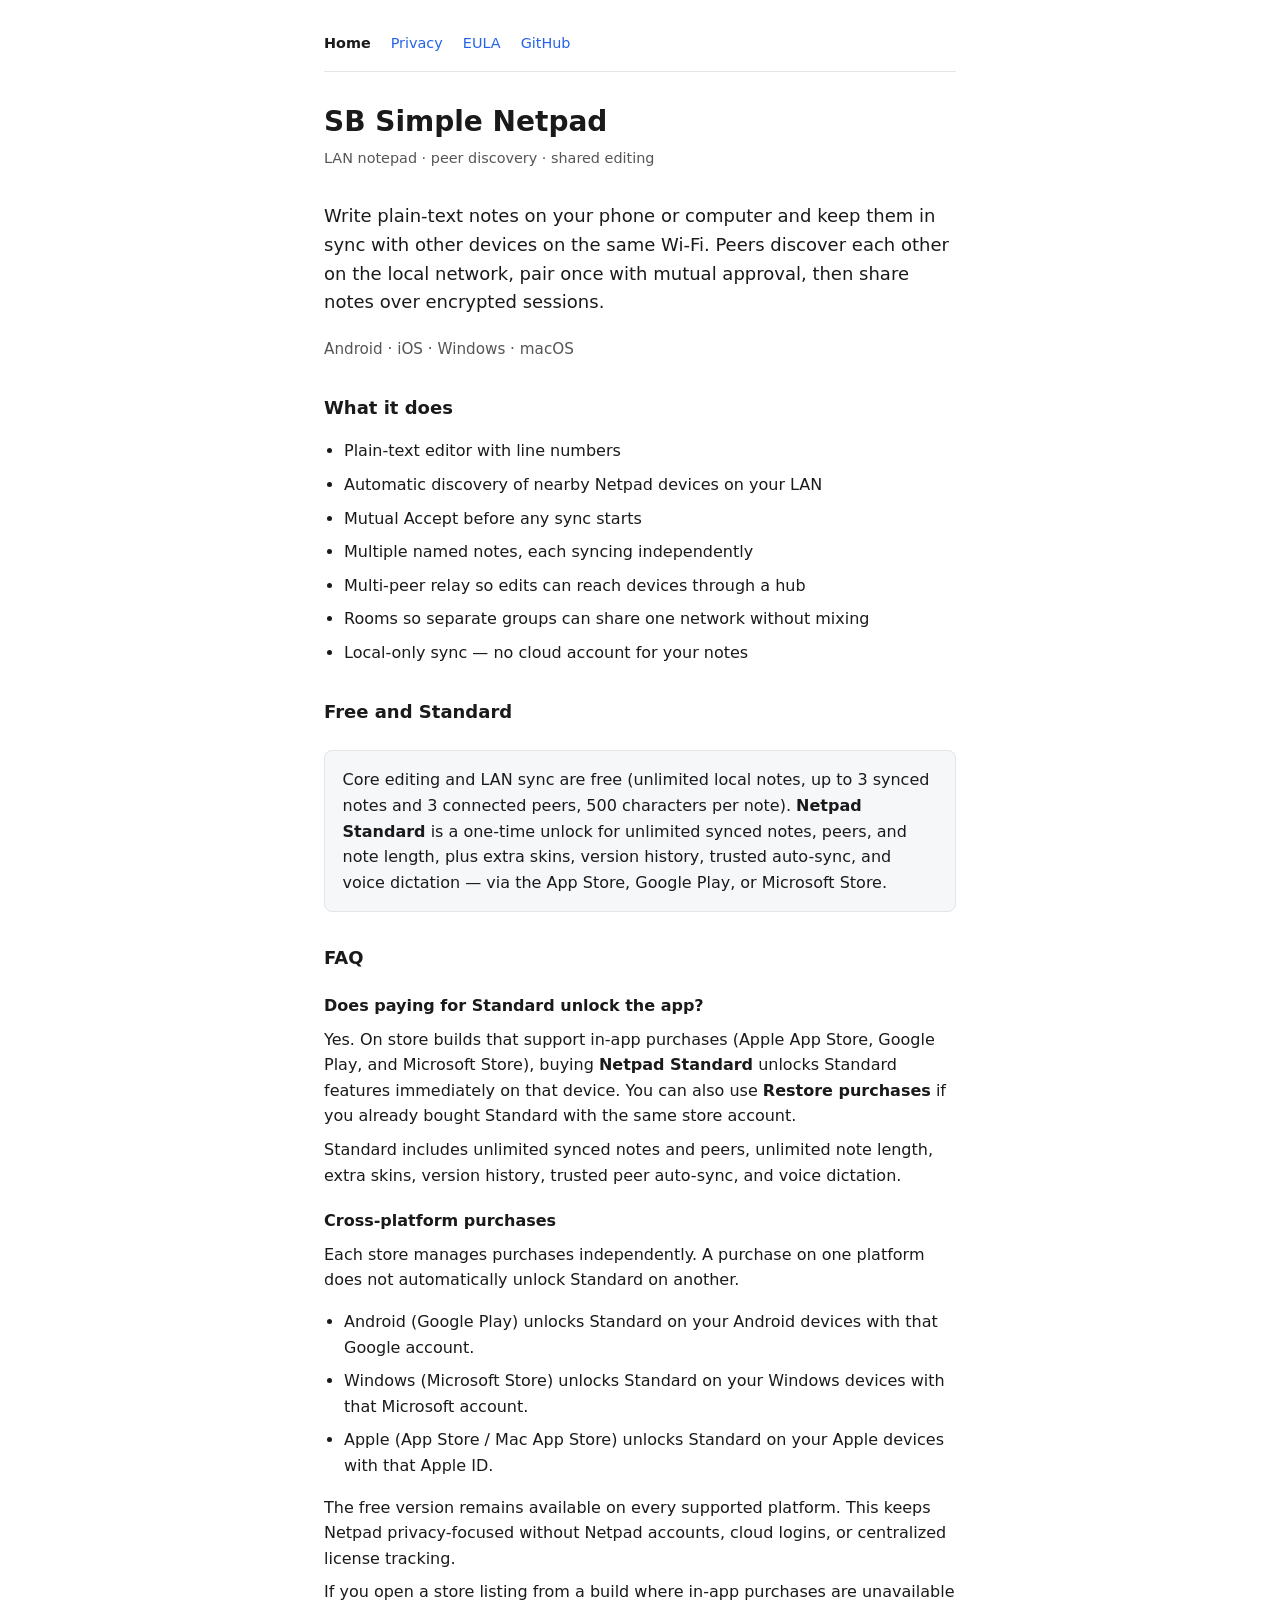
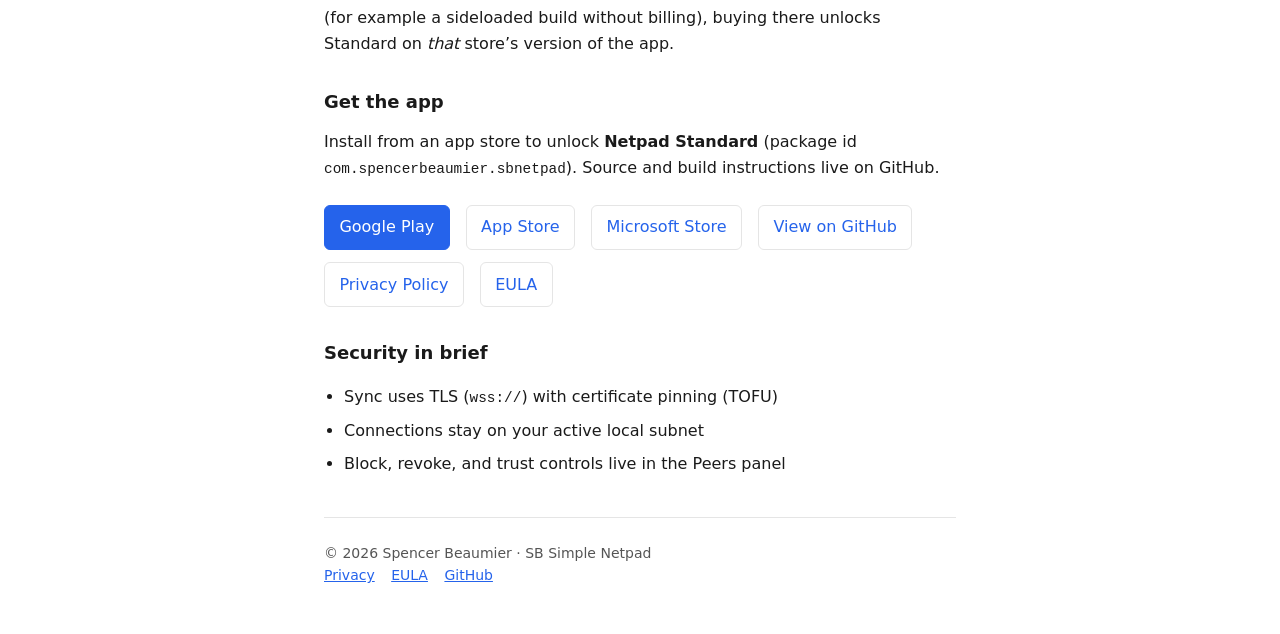
<file: docs/index.html>
<!DOCTYPE html>
<html lang="en">
<head>
  <meta charset="utf-8">
  <meta name="viewport" content="width=device-width, initial-scale=1">
  <title>SB Simple Netpad</title>
  <meta name="description" content="LAN notepad with peer discovery and shared editing. Sync plain-text notes across devices on the same Wi‑Fi.">
  <link rel="stylesheet" href="site.css">
</head>
<body>
  <main>
    <nav class="site" aria-label="Site">
      <a href="index.html" aria-current="page">Home</a>
      <a href="privacy.html">Privacy</a>
      <a href="eula.html">EULA</a>
      <a href="https://github.com/ambiancesb/SB-Simple-Netpad">GitHub</a>
    </nav>

    <h1>SB Simple Netpad</h1>
    <p class="meta">LAN notepad · peer discovery · shared editing</p>
    <p class="hero-lead">
      Write plain-text notes on your phone or computer and keep them in sync with
      other devices on the same Wi‑Fi. Peers discover each other on the local
      network, pair once with mutual approval, then share notes over encrypted
      sessions.
    </p>
    <p class="platforms">Android · iOS · Windows · macOS</p>

    <h2>What it does</h2>
    <ul>
      <li>Plain-text editor with line numbers</li>
      <li>Automatic discovery of nearby Netpad devices on your LAN</li>
      <li>Mutual Accept before any sync starts</li>
      <li>Multiple named notes, each syncing independently</li>
      <li>Multi-peer relay so edits can reach devices through a hub</li>
      <li>Rooms so separate groups can share one network without mixing</li>
      <li>Local-only sync — no cloud account for your notes</li>
    </ul>

    <h2>Free and Standard</h2>
    <div class="panel">
      <p>
        Core editing and LAN sync are free (unlimited local notes, up to 3
        synced notes and 3 connected peers, 500 characters per note).
        <strong>Netpad Standard</strong> is a one-time unlock for unlimited synced
        notes, peers, and note length, plus extra skins, version history, trusted auto-sync, and voice
        dictation — via the App Store, Google Play, or Microsoft Store.
      </p>
    </div>

    <h2>FAQ</h2>
    <h3>Does paying for Standard unlock the app?</h3>
    <p>
      Yes. On store builds that support in-app purchases (Apple App Store,
      Google Play, and Microsoft Store), buying <strong>Netpad Standard</strong>
      unlocks Standard features immediately on that device. You can also use
      <strong>Restore purchases</strong> if you already bought Standard with the
      same store account.
    </p>
    <p>
      Standard includes unlimited synced notes and peers, unlimited note length,
      extra skins, version history, trusted peer auto-sync, and voice dictation.
    </p>

    <h3>Cross-platform purchases</h3>
    <p>
      Each store manages purchases independently. A purchase on one platform does
      not automatically unlock Standard on another.
    </p>
    <ul>
      <li>
        Android (Google Play) unlocks Standard on your Android devices with that
        Google account.
      </li>
      <li>
        Windows (Microsoft Store) unlocks Standard on your Windows devices with
        that Microsoft account.
      </li>
      <li>
        Apple (App Store / Mac App Store) unlocks Standard on your Apple devices
        with that Apple ID.
      </li>
    </ul>
    <p>
      The free version remains available on every supported platform. This keeps
      Netpad privacy-focused without Netpad accounts, cloud logins, or
      centralized license tracking.
    </p>
    <p>
      If you open a store listing from a build where in-app purchases are
      unavailable (for example a sideloaded build without billing), buying there
      unlocks Standard on <em>that</em> store’s version of the app.
    </p>

    <h2>Get the app</h2>
    <p>
      Install from an app store to unlock <strong>Netpad Standard</strong>
      (package id <code>com.spencerbeaumier.sbnetpad</code>). Source and build
      instructions live on GitHub.
    </p>
    <div class="cta-row">
      <a class="primary" href="https://play.google.com/store/apps/details?id=com.spencerbeaumier.sbnetpad">Google Play</a>
      <a href="https://apps.apple.com/search?term=SB%20Simple%20Netpad">App Store</a>
      <a href="https://apps.microsoft.com/search?query=SB%20Simple%20Netpad">Microsoft Store</a>
      <a href="https://github.com/ambiancesb/SB-Simple-Netpad">View on GitHub</a>
      <a href="privacy.html">Privacy Policy</a>
      <a href="eula.html">EULA</a>
    </div>

    <h2>Security in brief</h2>
    <ul>
      <li>Sync uses TLS (<code>wss://</code>) with certificate pinning (TOFU)</li>
      <li>Connections stay on your active local subnet</li>
      <li>Block, revoke, and trust controls live in the Peers panel</li>
    </ul>

    <footer>
      © 2026 Spencer Beaumier · SB Simple Netpad
      <br>
      <a href="privacy.html">Privacy</a>
      <a href="eula.html">EULA</a>
      <a href="https://github.com/ambiancesb/SB-Simple-Netpad">GitHub</a>
    </footer>
  </main>
</body>
</html>
</file>
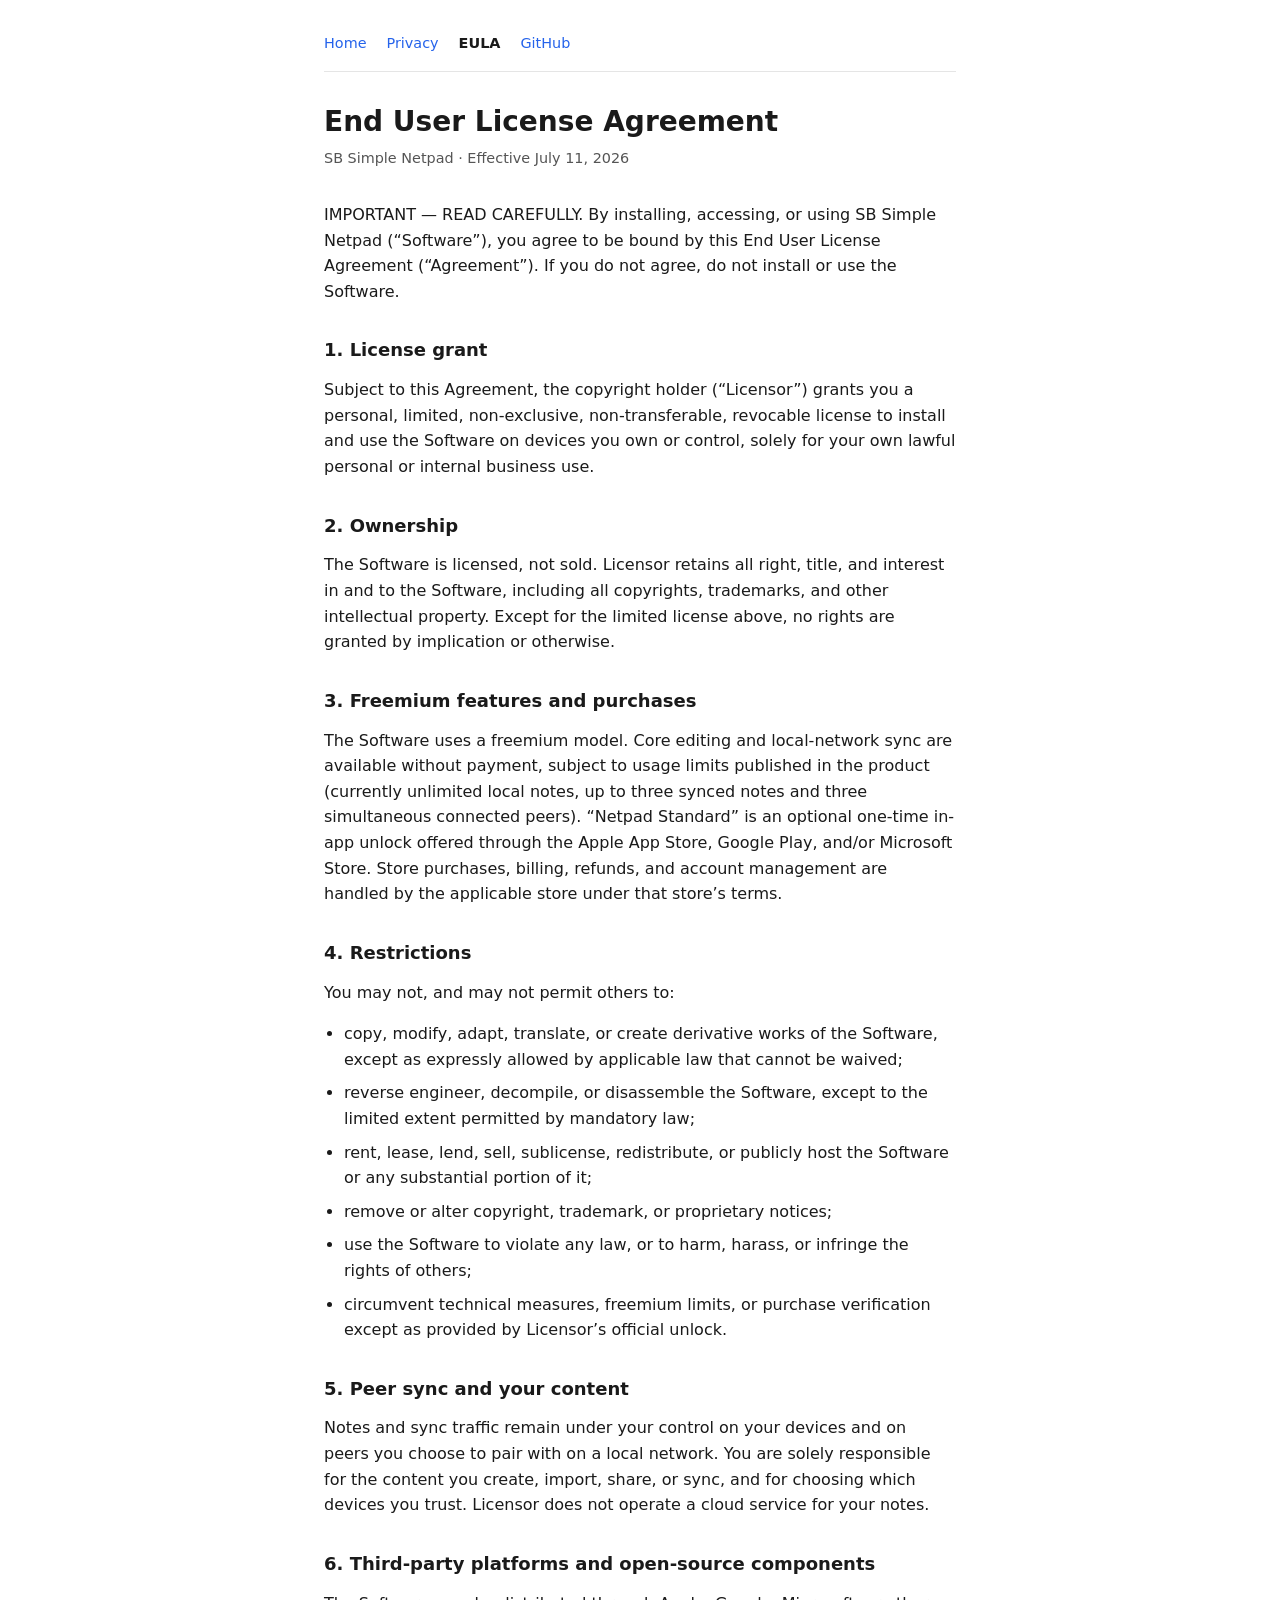
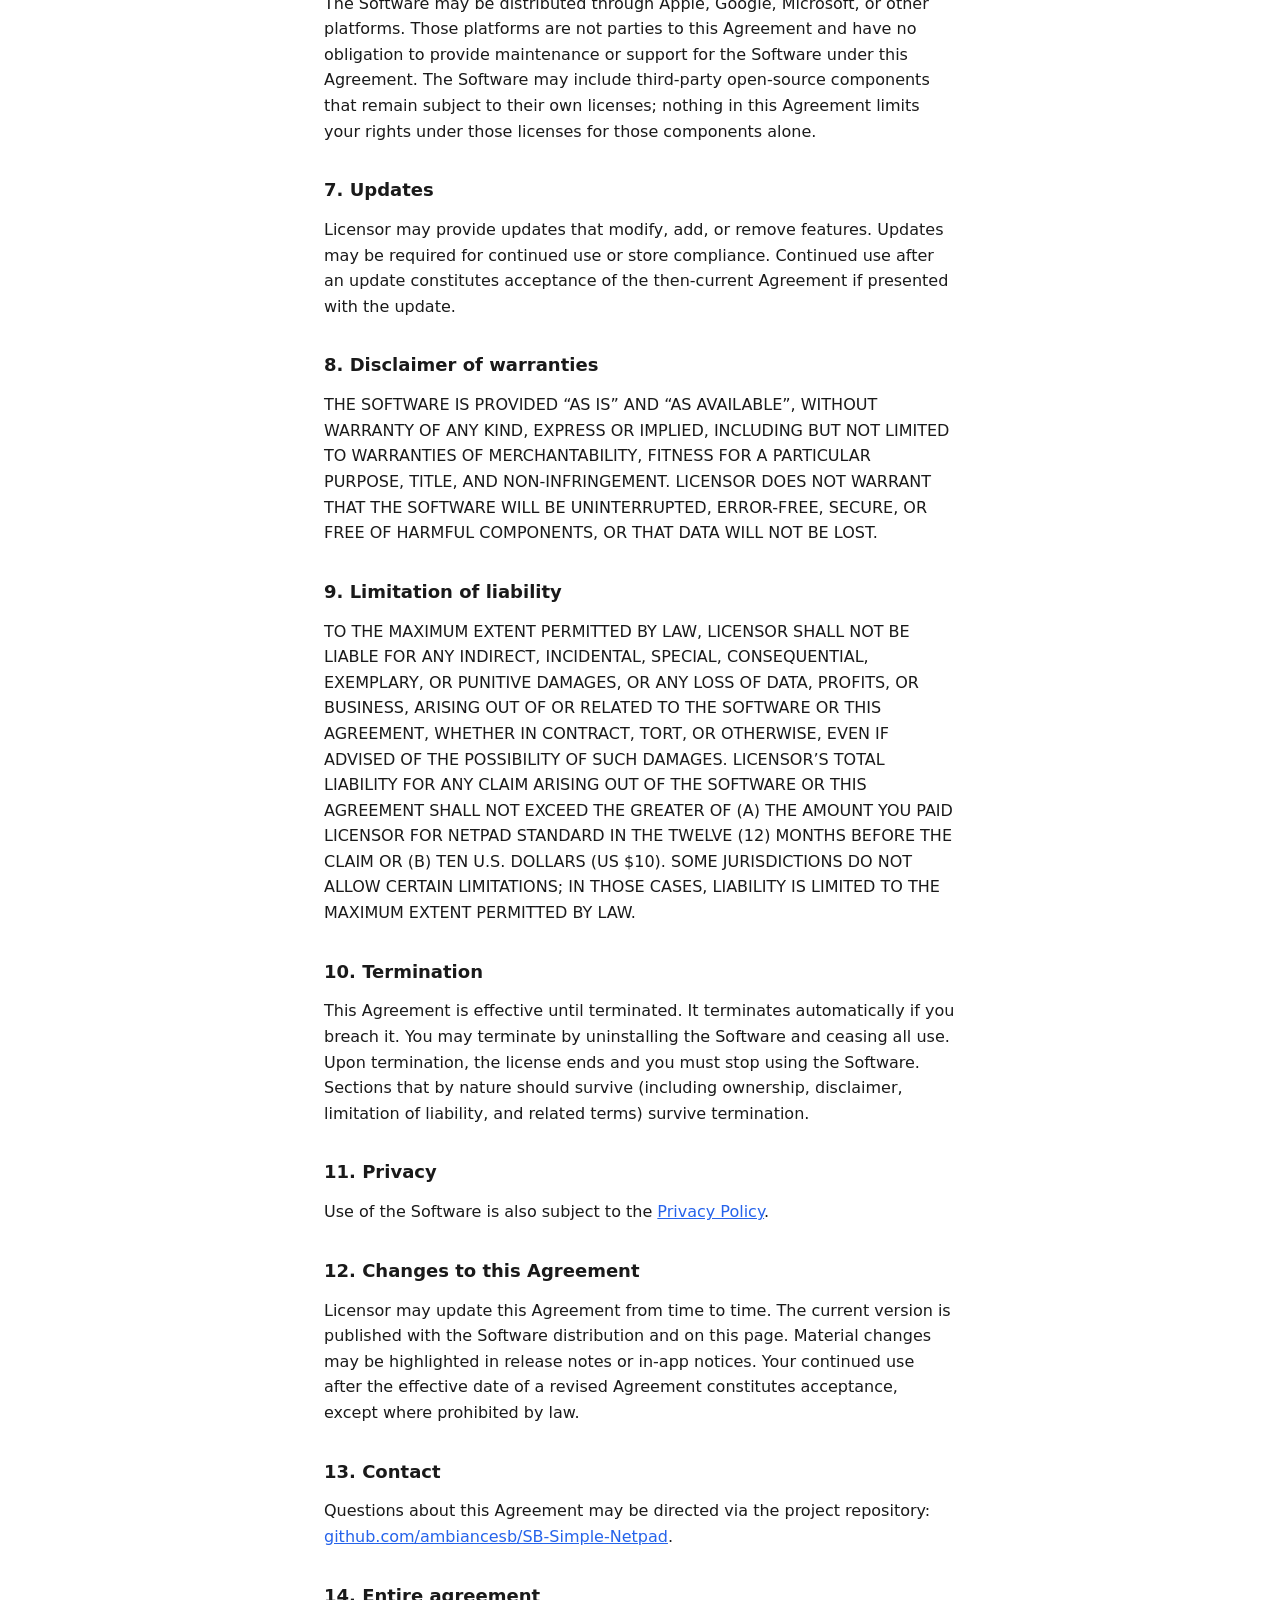
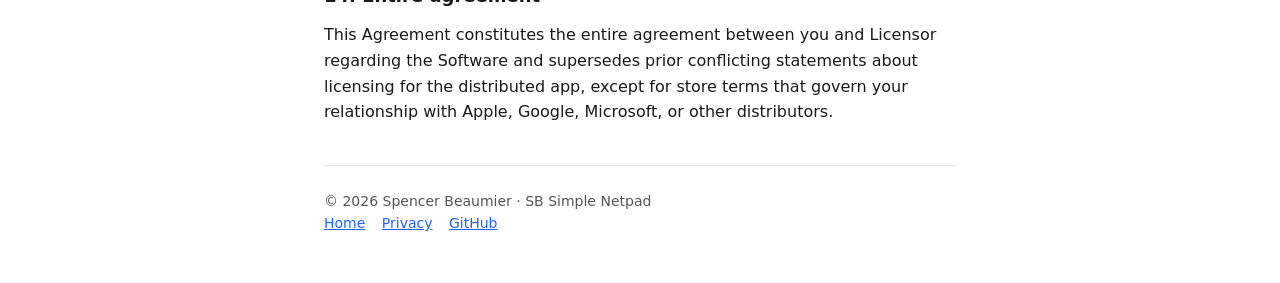
<file: docs/eula.html>
<!DOCTYPE html>
<html lang="en">
<head>
  <meta charset="utf-8">
  <meta name="viewport" content="width=device-width, initial-scale=1">
  <title>End User License Agreement — SB Simple Netpad</title>
  <meta name="description" content="End User License Agreement for SB Simple Netpad.">
  <link rel="stylesheet" href="site.css">
</head>
<body>
  <main>
    <nav class="site" aria-label="Site">
      <a href="index.html">Home</a>
      <a href="privacy.html">Privacy</a>
      <a href="eula.html" aria-current="page">EULA</a>
      <a href="https://github.com/ambiancesb/SB-Simple-Netpad">GitHub</a>
    </nav>

    <h1>End User License Agreement</h1>
    <p class="meta">SB Simple Netpad · Effective July 11, 2026</p>

    <p>
      IMPORTANT — READ CAREFULLY. By installing, accessing, or using SB Simple
      Netpad (“Software”), you agree to be bound by this End User License
      Agreement (“Agreement”). If you do not agree, do not install or use the
      Software.
    </p>

    <h2>1. License grant</h2>
    <p>
      Subject to this Agreement, the copyright holder (“Licensor”) grants you a
      personal, limited, non-exclusive, non-transferable, revocable license to
      install and use the Software on devices you own or control, solely for your
      own lawful personal or internal business use.
    </p>

    <h2>2. Ownership</h2>
    <p>
      The Software is licensed, not sold. Licensor retains all right, title, and
      interest in and to the Software, including all copyrights, trademarks, and
      other intellectual property. Except for the limited license above, no rights
      are granted by implication or otherwise.
    </p>

    <h2>3. Freemium features and purchases</h2>
    <p>
      The Software uses a freemium model. Core editing and local-network sync are
      available without payment, subject to usage limits published in the product
      (currently unlimited local notes, up to three synced notes and three simultaneous connected peers).
      “Netpad Standard” is an optional one-time in-app unlock offered through the Apple
      App Store, Google Play, and/or Microsoft Store. Store purchases, billing,
      refunds, and account management are handled by the applicable store under
      that store’s terms.
    </p>

    <h2>4. Restrictions</h2>
    <p>You may not, and may not permit others to:</p>
    <ul>
      <li>copy, modify, adapt, translate, or create derivative works of the Software, except as expressly allowed by applicable law that cannot be waived;</li>
      <li>reverse engineer, decompile, or disassemble the Software, except to the limited extent permitted by mandatory law;</li>
      <li>rent, lease, lend, sell, sublicense, redistribute, or publicly host the Software or any substantial portion of it;</li>
      <li>remove or alter copyright, trademark, or proprietary notices;</li>
      <li>use the Software to violate any law, or to harm, harass, or infringe the rights of others;</li>
      <li>circumvent technical measures, freemium limits, or purchase verification except as provided by Licensor’s official unlock.</li>
    </ul>

    <h2>5. Peer sync and your content</h2>
    <p>
      Notes and sync traffic remain under your control on your devices and on peers
      you choose to pair with on a local network. You are solely responsible for the
      content you create, import, share, or sync, and for choosing which devices you
      trust. Licensor does not operate a cloud service for your notes.
    </p>

    <h2>6. Third-party platforms and open-source components</h2>
    <p>
      The Software may be distributed through Apple, Google, Microsoft, or other
      platforms. Those platforms are not parties to this Agreement and have no
      obligation to provide maintenance or support for the Software under this
      Agreement. The Software may include third-party open-source components that
      remain subject to their own licenses; nothing in this Agreement limits your
      rights under those licenses for those components alone.
    </p>

    <h2>7. Updates</h2>
    <p>
      Licensor may provide updates that modify, add, or remove features. Updates
      may be required for continued use or store compliance. Continued use after an
      update constitutes acceptance of the then-current Agreement if presented with
      the update.
    </p>

    <h2>8. Disclaimer of warranties</h2>
    <p>
      THE SOFTWARE IS PROVIDED “AS IS” AND “AS AVAILABLE”, WITHOUT WARRANTY OF ANY
      KIND, EXPRESS OR IMPLIED, INCLUDING BUT NOT LIMITED TO WARRANTIES OF
      MERCHANTABILITY, FITNESS FOR A PARTICULAR PURPOSE, TITLE, AND
      NON-INFRINGEMENT. LICENSOR DOES NOT WARRANT THAT THE SOFTWARE WILL BE
      UNINTERRUPTED, ERROR-FREE, SECURE, OR FREE OF HARMFUL COMPONENTS, OR THAT
      DATA WILL NOT BE LOST.
    </p>

    <h2>9. Limitation of liability</h2>
    <p>
      TO THE MAXIMUM EXTENT PERMITTED BY LAW, LICENSOR SHALL NOT BE LIABLE FOR ANY
      INDIRECT, INCIDENTAL, SPECIAL, CONSEQUENTIAL, EXEMPLARY, OR PUNITIVE DAMAGES,
      OR ANY LOSS OF DATA, PROFITS, OR BUSINESS, ARISING OUT OF OR RELATED TO THE
      SOFTWARE OR THIS AGREEMENT, WHETHER IN CONTRACT, TORT, OR OTHERWISE, EVEN IF
      ADVISED OF THE POSSIBILITY OF SUCH DAMAGES. LICENSOR’S TOTAL LIABILITY FOR ANY
      CLAIM ARISING OUT OF THE SOFTWARE OR THIS AGREEMENT SHALL NOT EXCEED THE
      GREATER OF (A) THE AMOUNT YOU PAID LICENSOR FOR NETPAD STANDARD IN THE TWELVE (12)
      MONTHS BEFORE THE CLAIM OR (B) TEN U.S. DOLLARS (US $10). SOME JURISDICTIONS
      DO NOT ALLOW CERTAIN LIMITATIONS; IN THOSE CASES, LIABILITY IS LIMITED TO THE
      MAXIMUM EXTENT PERMITTED BY LAW.
    </p>

    <h2>10. Termination</h2>
    <p>
      This Agreement is effective until terminated. It terminates automatically if
      you breach it. You may terminate by uninstalling the Software and ceasing all
      use. Upon termination, the license ends and you must stop using the Software.
      Sections that by nature should survive (including ownership, disclaimer,
      limitation of liability, and related terms) survive termination.
    </p>

    <h2>11. Privacy</h2>
    <p>
      Use of the Software is also subject to the
      <a href="privacy.html">Privacy Policy</a>.
    </p>

    <h2>12. Changes to this Agreement</h2>
    <p>
      Licensor may update this Agreement from time to time. The current version is
      published with the Software distribution and on this page. Material changes
      may be highlighted in release notes or in-app notices. Your continued use
      after the effective date of a revised Agreement constitutes acceptance,
      except where prohibited by law.
    </p>

    <h2>13. Contact</h2>
    <p>
      Questions about this Agreement may be directed via the project repository:
      <a href="https://github.com/ambiancesb/SB-Simple-Netpad">github.com/ambiancesb/SB-Simple-Netpad</a>.
    </p>

    <h2>14. Entire agreement</h2>
    <p>
      This Agreement constitutes the entire agreement between you and Licensor
      regarding the Software and supersedes prior conflicting statements about
      licensing for the distributed app, except for store terms that govern your
      relationship with Apple, Google, Microsoft, or other distributors.
    </p>

    <footer>
      © 2026 Spencer Beaumier · SB Simple Netpad
      <br>
      <a href="index.html">Home</a>
      <a href="privacy.html">Privacy</a>
      <a href="https://github.com/ambiancesb/SB-Simple-Netpad">GitHub</a>
    </footer>
  </main>
</body>
</html>
</file>
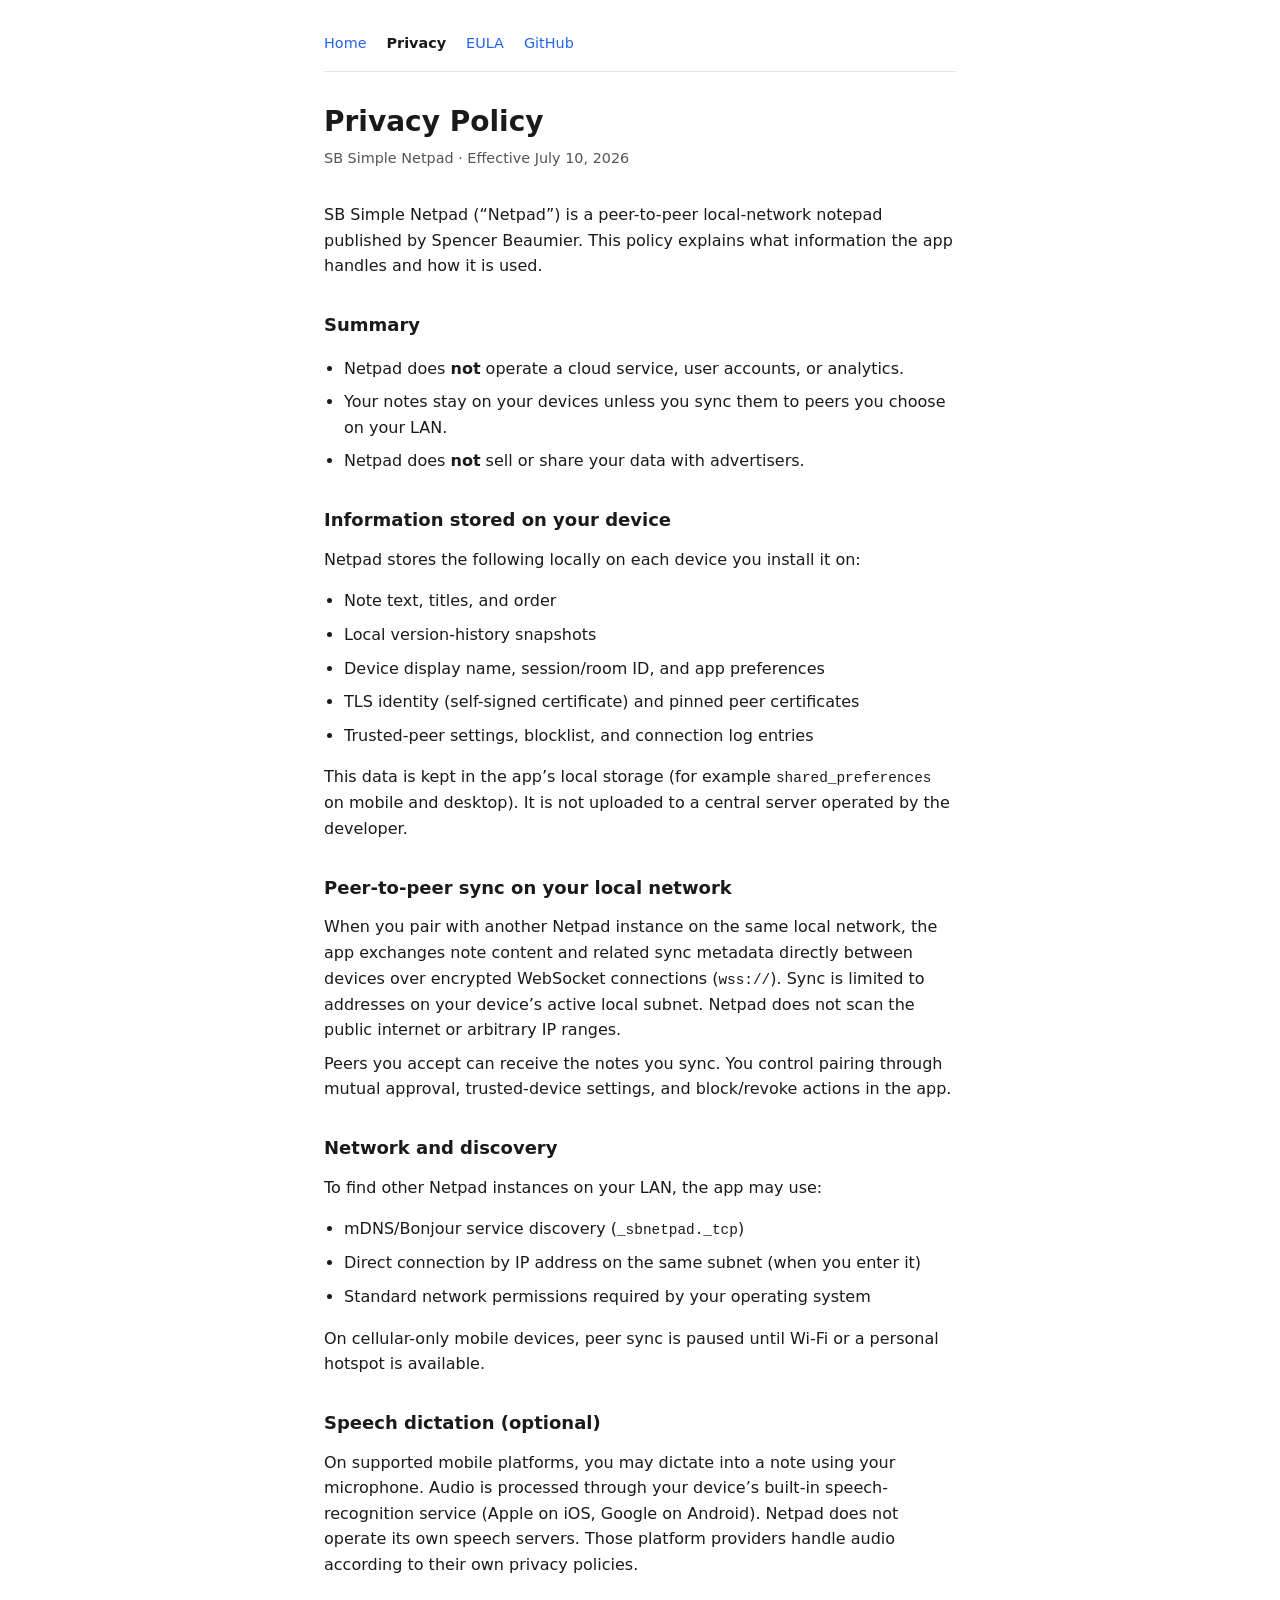
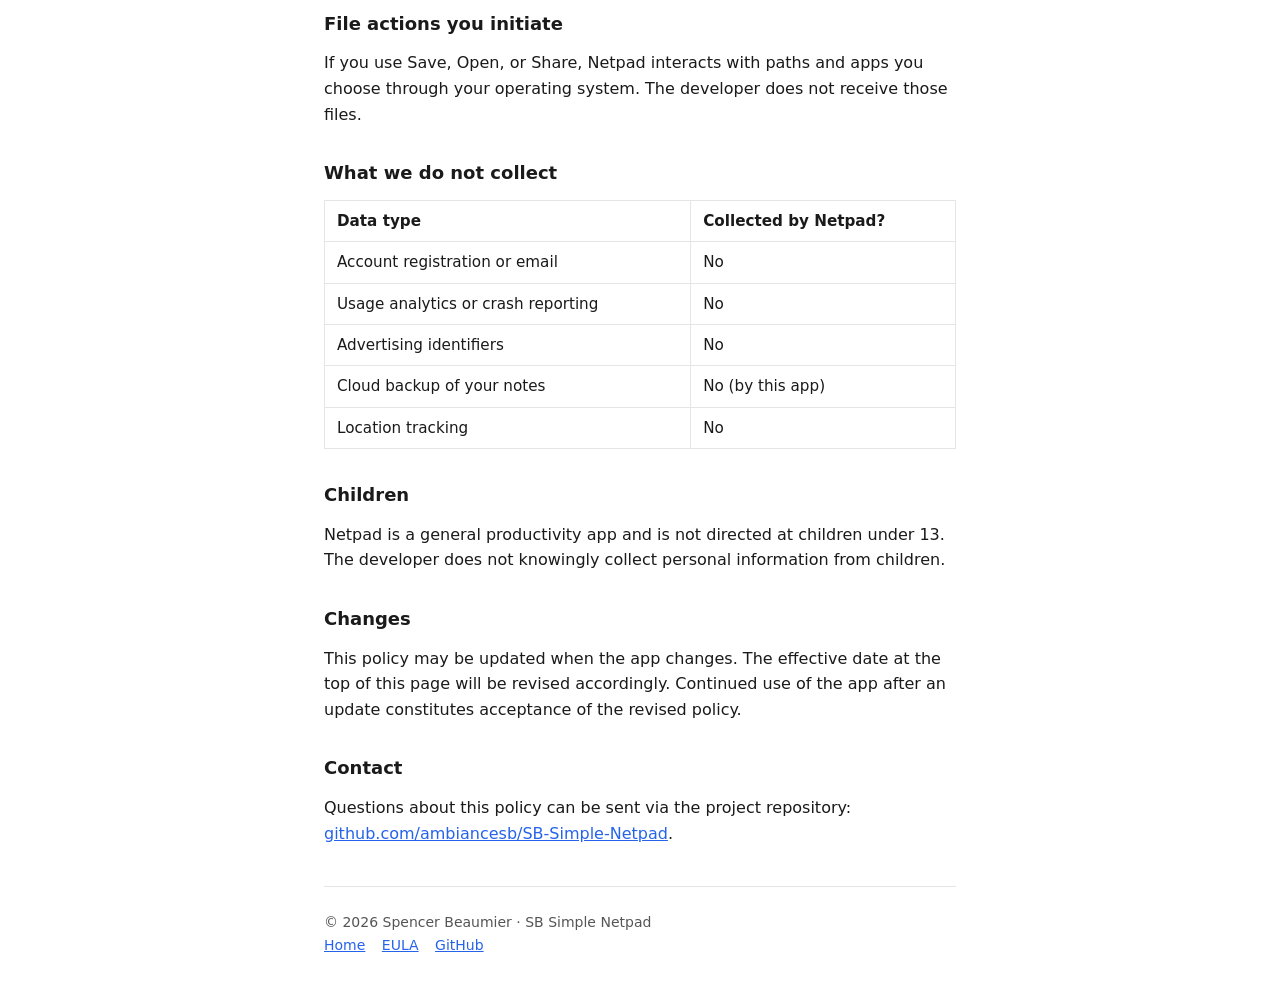
<file: docs/privacy.html>
<!DOCTYPE html>
<html lang="en">
<head>
  <meta charset="utf-8">
  <meta name="viewport" content="width=device-width, initial-scale=1">
  <title>Privacy Policy — SB Simple Netpad</title>
  <meta name="description" content="Privacy Policy for SB Simple Netpad.">
  <link rel="stylesheet" href="site.css">
</head>
<body>
  <main>
    <nav class="site" aria-label="Site">
      <a href="index.html">Home</a>
      <a href="privacy.html" aria-current="page">Privacy</a>
      <a href="eula.html">EULA</a>
      <a href="https://github.com/ambiancesb/SB-Simple-Netpad">GitHub</a>
    </nav>

    <h1>Privacy Policy</h1>
    <p class="meta">SB Simple Netpad · Effective July 10, 2026</p>

    <p>
      SB Simple Netpad (“Netpad”) is a peer-to-peer local-network notepad published
      by Spencer Beaumier. This policy explains what information the app handles and
      how it is used.
    </p>

    <h2>Summary</h2>
    <ul>
      <li>Netpad does <strong>not</strong> operate a cloud service, user accounts, or analytics.</li>
      <li>Your notes stay on your devices unless you sync them to peers you choose on your LAN.</li>
      <li>Netpad does <strong>not</strong> sell or share your data with advertisers.</li>
    </ul>

    <h2>Information stored on your device</h2>
    <p>Netpad stores the following locally on each device you install it on:</p>
    <ul>
      <li>Note text, titles, and order</li>
      <li>Local version-history snapshots</li>
      <li>Device display name, session/room ID, and app preferences</li>
      <li>TLS identity (self-signed certificate) and pinned peer certificates</li>
      <li>Trusted-peer settings, blocklist, and connection log entries</li>
    </ul>
    <p>
      This data is kept in the app’s local storage (for example
      <code>shared_preferences</code> on mobile and desktop). It is not uploaded to
      a central server operated by the developer.
    </p>

    <h2>Peer-to-peer sync on your local network</h2>
    <p>
      When you pair with another Netpad instance on the same local network, the app
      exchanges note content and related sync metadata directly between devices over
      encrypted WebSocket connections (<code>wss://</code>). Sync is limited to
      addresses on your device’s active local subnet. Netpad does not scan the
      public internet or arbitrary IP ranges.
    </p>
    <p>
      Peers you accept can receive the notes you sync. You control pairing through
      mutual approval, trusted-device settings, and block/revoke actions in the app.
    </p>

    <h2>Network and discovery</h2>
    <p>To find other Netpad instances on your LAN, the app may use:</p>
    <ul>
      <li>mDNS/Bonjour service discovery (<code>_sbnetpad._tcp</code>)</li>
      <li>Direct connection by IP address on the same subnet (when you enter it)</li>
      <li>Standard network permissions required by your operating system</li>
    </ul>
    <p>
      On cellular-only mobile devices, peer sync is paused until Wi‑Fi or a personal
      hotspot is available.
    </p>

    <h2>Speech dictation (optional)</h2>
    <p>
      On supported mobile platforms, you may dictate into a note using your
      microphone. Audio is processed through your device’s built-in speech-recognition
      service (Apple on iOS, Google on Android). Netpad does not operate its own
      speech servers. Those platform providers handle audio according to their own
      privacy policies.
    </p>

    <h2>File actions you initiate</h2>
    <p>
      If you use Save, Open, or Share, Netpad interacts with paths and apps you
      choose through your operating system. The developer does not receive those
      files.
    </p>

    <h2>What we do not collect</h2>
    <table>
      <thead>
        <tr><th>Data type</th><th>Collected by Netpad?</th></tr>
      </thead>
      <tbody>
        <tr><td>Account registration or email</td><td>No</td></tr>
        <tr><td>Usage analytics or crash reporting</td><td>No</td></tr>
        <tr><td>Advertising identifiers</td><td>No</td></tr>
        <tr><td>Cloud backup of your notes</td><td>No (by this app)</td></tr>
        <tr><td>Location tracking</td><td>No</td></tr>
      </tbody>
    </table>

    <h2>Children</h2>
    <p>
      Netpad is a general productivity app and is not directed at children under 13.
      The developer does not knowingly collect personal information from children.
    </p>

    <h2>Changes</h2>
    <p>
      This policy may be updated when the app changes. The effective date at the top
      of this page will be revised accordingly. Continued use of the app after an
      update constitutes acceptance of the revised policy.
    </p>

    <h2>Contact</h2>
    <p>
      Questions about this policy can be sent via the project repository:
      <a href="https://github.com/ambiancesb/SB-Simple-Netpad">github.com/ambiancesb/SB-Simple-Netpad</a>.
    </p>

    <footer>
      © 2026 Spencer Beaumier · SB Simple Netpad
      <br>
      <a href="index.html">Home</a>
      <a href="eula.html">EULA</a>
      <a href="https://github.com/ambiancesb/SB-Simple-Netpad">GitHub</a>
    </footer>
  </main>
</body>
</html>
</file>
<file: docs/site.css>
:root {
  color-scheme: light dark;
  --text: #1a1a1a;
  --muted: #555;
  --bg: #fff;
  --border: #e5e5e5;
  --link: #2563eb;
  --surface: #f6f7f9;
}

@media (prefers-color-scheme: dark) {
  :root {
    --text: #f0f0f0;
    --muted: #aaa;
    --bg: #121212;
    --border: #333;
    --link: #60a5fa;
    --surface: #1c1c1c;
  }
}

* { box-sizing: border-box; }

body {
  margin: 0;
  font-family: system-ui, -apple-system, "Segoe UI", Roboto, sans-serif;
  line-height: 1.6;
  color: var(--text);
  background: var(--bg);
}

main {
  max-width: 42rem;
  margin: 0 auto;
  padding: 2rem 1.25rem 3rem;
}

h1 {
  font-size: 1.75rem;
  line-height: 1.25;
  margin: 0 0 0.25rem;
}

h2 {
  font-size: 1.125rem;
  margin: 2rem 0 0.75rem;
}

h3 {
  font-size: 1rem;
  margin: 1.25rem 0 0.5rem;
}

p, li { margin: 0.5rem 0; }

ul { padding-left: 1.25rem; }

.meta {
  color: var(--muted);
  font-size: 0.9rem;
  margin-bottom: 2rem;
}

a { color: var(--link); }

code {
  font-family: ui-monospace, SFMono-Regular, Menlo, Consolas, monospace;
  font-size: 0.9em;
}

table {
  width: 100%;
  border-collapse: collapse;
  font-size: 0.95rem;
  margin: 0.75rem 0;
}

th, td {
  border: 1px solid var(--border);
  padding: 0.5rem 0.75rem;
  text-align: left;
  vertical-align: top;
}

th { font-weight: 600; }

nav.site {
  display: flex;
  flex-wrap: wrap;
  gap: 0.75rem 1.25rem;
  margin-bottom: 2rem;
  padding-bottom: 1rem;
  border-bottom: 1px solid var(--border);
  font-size: 0.9rem;
}

nav.site a {
  text-decoration: none;
}

nav.site a:hover {
  text-decoration: underline;
}

nav.site a[aria-current="page"] {
  color: var(--text);
  font-weight: 600;
  text-decoration: none;
}

.hero-lead {
  font-size: 1.125rem;
  margin: 0.75rem 0 1.25rem;
}

.platforms {
  color: var(--muted);
  font-size: 0.95rem;
  margin: 0 0 1.5rem;
}

.panel {
  margin: 1.5rem 0;
  padding: 1rem 1.1rem;
  background: var(--surface);
  border: 1px solid var(--border);
  border-radius: 8px;
}

.panel p:first-child { margin-top: 0; }
.panel p:last-child { margin-bottom: 0; }

.cta-row {
  display: flex;
  flex-wrap: wrap;
  gap: 0.75rem 1rem;
  margin: 1.5rem 0 0.5rem;
}

.cta-row a {
  display: inline-block;
  padding: 0.55rem 0.9rem;
  border: 1px solid var(--border);
  border-radius: 6px;
  text-decoration: none;
}

.cta-row a:hover {
  border-color: var(--link);
}

.cta-row a.primary {
  background: var(--link);
  border-color: var(--link);
  color: #fff;
}

@media (prefers-color-scheme: dark) {
  .cta-row a.primary {
    color: #0b1220;
  }
}

footer {
  margin-top: 2.5rem;
  padding-top: 1.5rem;
  border-top: 1px solid var(--border);
  color: var(--muted);
  font-size: 0.875rem;
}

footer a { margin-right: 0.75rem; }
</file>
